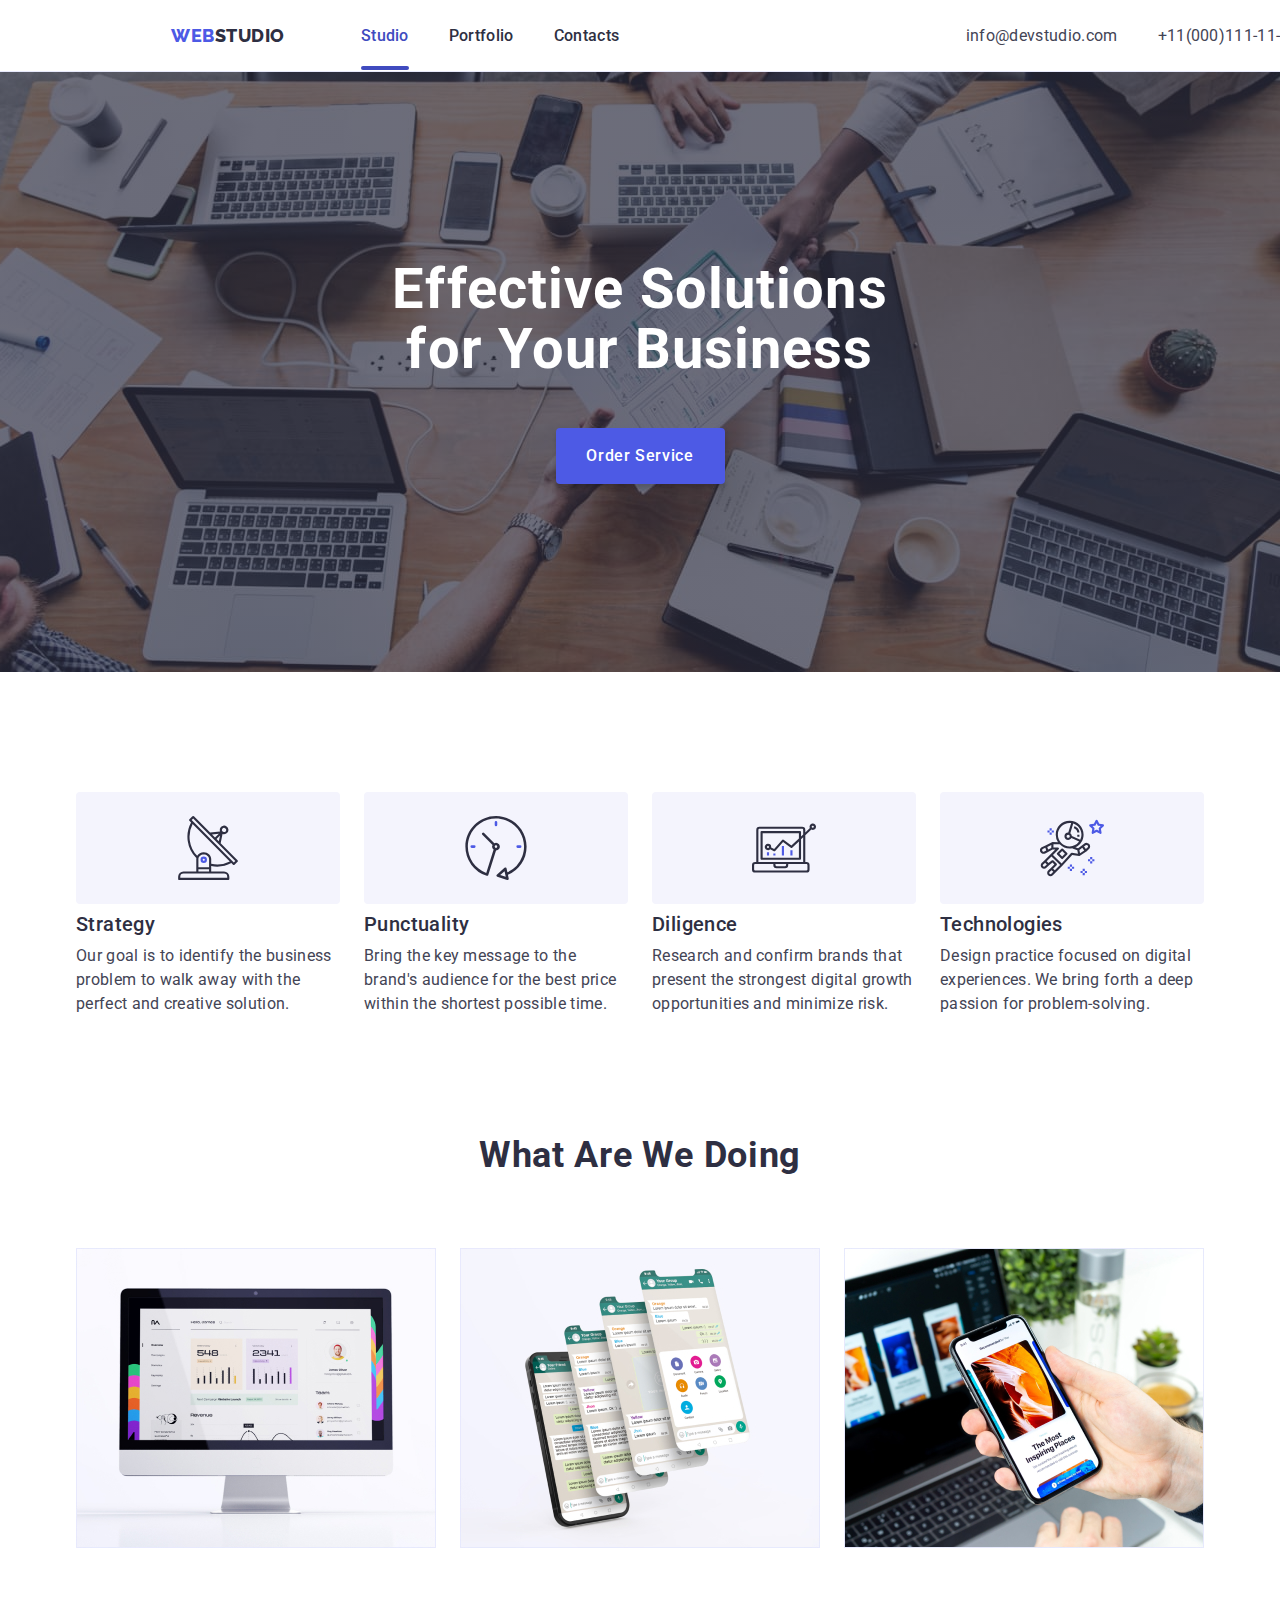
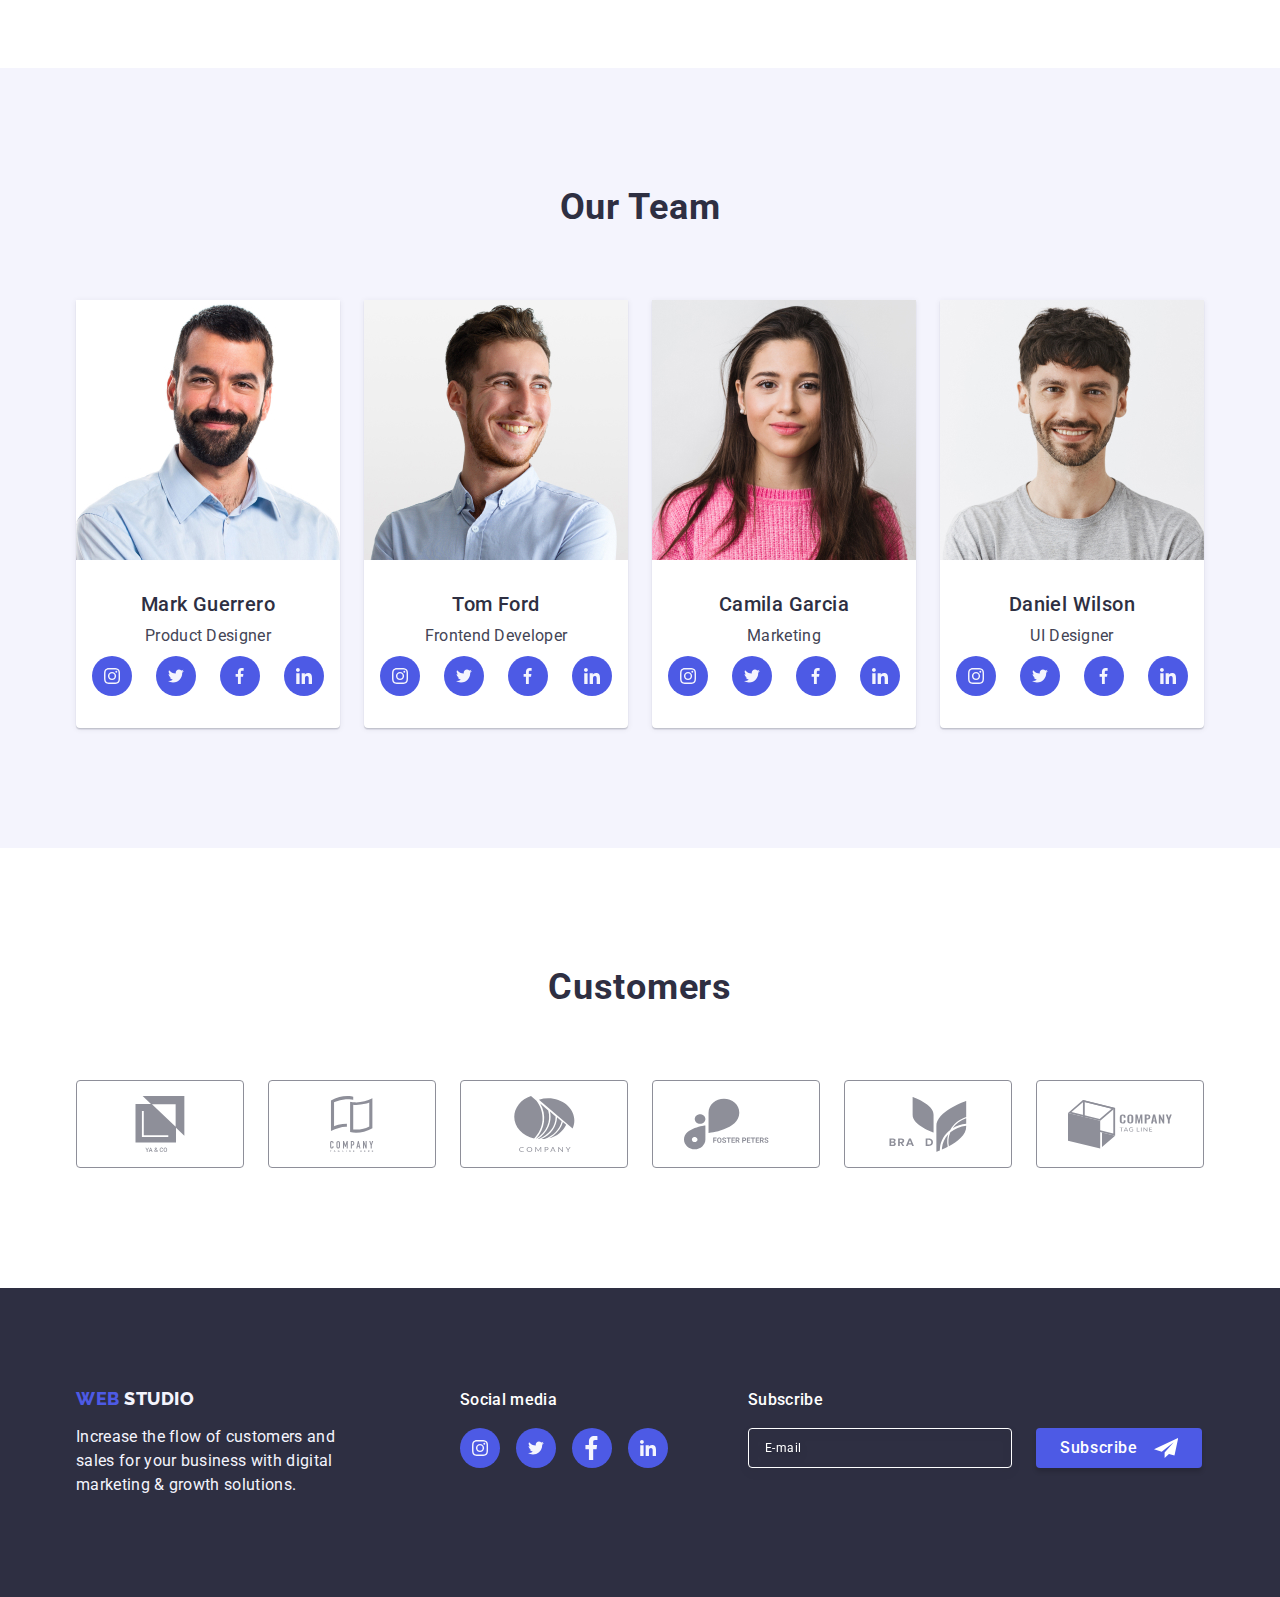
<file: index.html>
<!DOCTYPE html>
<html lang="en">

<head>
    <meta charset="UTF-8">
    <meta http-equiv="X-UA-Compatible" content="IE=edge">
    <meta name="viewport" content="width=device-width, initial-scale=1.0">
    <title>webstudio</title>
    <link rel="stylesheet"
        href="https://cdnjs.cloudflare.com/ajax/libs/modern-normalize/1.0.0/modern-normalize.min.css">
    <link rel="stylesheet" href="./css/styles.css">
    <link rel="preconnect" href="https://fonts.googleapis.com">
    <link rel="preconnect" href="https://fonts.gstatic.com" crossorigin>
    <link href="https://fonts.googleapis.com/css2?family=Raleway:wght@800&display=swap" rel="stylesheet">
    <link rel="preconnect" href="https://fonts.googleapis.com">
    <link rel="preconnect" href="https://fonts.gstatic.com" crossorigin>
    <link
        href="https://fonts.googleapis.com/css2?family=Raleway:wght@800&family=Roboto:wght@400;500;700;900&display=swap"
        rel="stylesheet">
</head>

<body>
    <header class="header">
        <div class="container container-header"> <!-- container-header -->
            <nav class="nav-header">
                <a class="logo link" href="./index.html">Web<span class="logo-dark">Studio</span></a>
                <ul class="list meny-list">
                    <li class="meny-item"><a class="meny-link link current" href="./index.html">Studio</a></li>
                    <li class="meny-item"><a class="meny-link link " href="./portfolio.html">Portfolio</a>
                    </li>
                    <li class="meny-item"><a class="meny-link link " href="">Contacts</a></li>
                </ul>
            </nav>
            <address class="address">
                <ul class="list address-list">
                    <li class="address-item ">
                        <a class="address-link link" href="mailto:info@devstudio.com">info@devstudio.com
                        </a>
                    </li>
                    <li class="address-item"><a class="address-link link" href="tel:+110001111111">+11(000)111-11-11
                        </a>
                    </li>
                </ul>
            </address>
        </div> <!-- ///container-header -->
    </header>

    <main>
        <section class="hero ">
            <div class="container container-hero"> <!-- container-hero  -->
                <h1 class="hero-title">Effective Solutions for Your Business</h1>
                <button class="hero-btn" type="button" data-modal-open>Order Service</button>
                <!-- data-modal-open це атрибути за яким скрипт шукає елемент (кнопку відкриття модального вікна) -->
            </div><!--///container-hero -->

        </section>

        <section class="advantages">
            <div class="container container-advantages"> <!-- container-advantages -->
                <h2 class="hidden-title" hidden>Advantages</h2>
                <ul class="list advantages-list">
                    <li class="advantages-item">
                        <div class="advantages-item-bg">
                            <svg class="icon-advantages icon-antenna" width="64" height="64">
                                <use href="./images/icons.svg#icon-antenna"></use>
                            </svg>
                        </div>
                        <h3 class="advantages-title">Strategy</h3>
                        <p class="advantages-descr">Our goal is to identify the business
                            problem to walk away with the perfect and creative solution.</p>
                    </li>
                    <li class="advantages-item ">
                        <div class="advantages-item-bg">
                            <svg class="icon-advantages icon-clock" width="64" height="64">
                                <use href="./images/icons.svg#icon-clock"></use>
                            </svg>
                        </div>
                        <h3 class="advantages-title">Punctuality</h3>
                        <p class="advantages-descr">Bring the key message to the brand's audience for the best price
                            within
                            the shortest possible
                            time.</p>
                    </li>
                    <li class="advantages-item">
                        <div class="advantages-item-bg">
                            <svg class="icon-advantages icon-diagram" width="64" height="64">
                                <use href="./images/icons.svg#icon-diagram"></use>
                            </svg>
                        </div>
                        <h3 class="advantages-title">Diligence</h3>
                        <p class="advantages-descr">Research and confirm brands that present the strongest digital
                            growth
                            opportunities and minimize
                            risk.</p>
                    </li>
                    <li class="advantages-item">
                        <div class="advantages-item-bg">
                            <svg class="icon-advantages icon-astronaut" width="64" height="64">
                                <use href="./images/icons.svg#icon-astronaut"></use>
                            </svg>
                        </div>
                        <h3 class="advantages-title">Technologies</h3>
                        <p class="advantages-descr">Design practice focused on digital experiences. We bring forth a
                            deep
                            passion for
                            problem-solving.</p>
                    </li>
                </ul>
            </div> <!--/// container-advantages -->
        </section>



        <section class="we-doing">
            <div class="container container-we-doing"> <!-- container-we-doing -->
                <h2 class="doing-title">What are we doing</h2>
                <ul class="list doing-list">
                    <li class="doing-item"><img src="./images/computer-pages.jpg" alt="computer-pages" width="360">
                    </li>
                    <li class="doing-item"><img src="./images/phone-pages.jpg" alt="phone-pages" width="360"></li>
                    <li class="doing-item"><img src="./images/applications.jpg" alt="applications" width="360"></li>
                </ul>
            </div> <!-- ///container-we-doing -->

        </section>
        <section class="our-team">
            <div class="container container-our-team"> <!-- container-our-team -->
                <h2 class="team-title">Our Team</h2>
                <ul class="list our-team-list">
                    <!-- Картка1-->
                    <li class="our-team-card">
                        <img class="our-team-img" src="./images/photo-mark.jpg" alt="photo-mark" width="264">
                        <div class="our-team-info">
                            <h3 class="team-subtitle">Mark Guerrero</h3>
                            <p class="card-descr">Product Designer</p>
                            <ul class="social-list list">
                                <!-- Соц мер1 -->
                                <li class="social-list-item">
                                    <a href="#" class="social-list-link link">
                                        <svg class="social-list-icon" width="16" height="16">
                                            <use href="./images/icons.svg#icon-instagram"></use>
                                        </svg>
                                    </a>
                                </li>
                                <li class="social-list-item">
                                    <a class="social-list-link link">
                                        <svg class="social-list-icon" width="16" height="16">
                                            <use href="./images/icons.svg#icon-twitter"></use>
                                        </svg>
                                    </a>
                                </li>
                                <li class="social-list-item">
                                    <a class="social-list-link link">
                                        <svg class="social-list-icon" width="16" height="16">
                                            <use href="./images/icons.svg#icon-facebook"></use>
                                        </svg>
                                    </a>
                                </li>
                                <li class="social-list-item">
                                    <a href="#" class="social-list-link link">
                                        <svg class="social-list-icon" width="16" height="16">
                                            <use href="./images/icons.svg#icon-linkedin"></use>
                                        </svg>
                                    </a>
                                </li>
                            </ul>
                        </div>
                    </li>
                    <!-- Картка2-->
                    <li class="our-team-card">
                        <img class="our-team-img" src="./images/photo-tom.jpg" alt="photo-tom" width="264">
                        <div class="our-team-info">
                            <h3 class="team-subtitle">Tom Ford</h3>
                            <p class="card-descr">Frontend Developer</p>
                            <!-- Соц мер2 -->
                            <ul class="social-list list">
                                <li class="social-list-item">
                                    <a href="#" class="social-list-link link">
                                        <svg class="social-list-icon" width="16" height="16">
                                            <use href="./images/icons.svg#icon-instagram"></use>
                                        </svg>
                                    </a>
                                </li>
                                <li class="social-list-item">
                                    <a class="social-list-link link">
                                        <svg class="social-list-icon" width="16" height="16">
                                            <use href="./images/icons.svg#icon-twitter"></use>
                                        </svg>
                                    </a>
                                </li>
                                <li class="social-list-item">
                                    <a class="social-list-link link">
                                        <svg class="social-list-icon" width="16" height="16">
                                            <use href="./images/icons.svg#icon-facebook"></use>
                                        </svg>
                                    </a>
                                </li>
                                <li class="social-list-item">
                                    <a href="#" class="social-list-link link">
                                        <svg class="social-list-icon" width="16" height="16">
                                            <use href="./images/icons.svg#icon-linkedin"></use>
                                        </svg>
                                    </a>
                                </li>
                            </ul>
                        </div>
                    </li>
                    <!-- Картка3-->
                    <li class="our-team-card">
                        <img class="our-team-img" src="./images/photo-camila.jpg" alt="photo-camila" width="264">
                        <div class="our-team-info">
                            <h3 class="team-subtitle">Camila Garcia</h3>
                            <p class="card-descr">Marketing</p>
                            <!-- Соц мер3 -->
                            <ul class="social-list list">
                                <li class="social-list-item">
                                    <a href="#" class="social-list-link link">
                                        <svg class="social-list-icon" width="16" height="16">
                                            <use href="./images/icons.svg#icon-instagram"></use>
                                        </svg>
                                    </a>
                                </li>
                                <li class="social-list-item">
                                    <a class="social-list-link link">
                                        <svg class="social-list-icon" width="16" height="16">
                                            <use href="./images/icons.svg#icon-twitter"></use>
                                        </svg>
                                    </a>
                                </li>
                                <li class="social-list-item">
                                    <a class="social-list-link link">
                                        <svg class="social-list-icon" width="16" height="16">
                                            <use href="./images/icons.svg#icon-facebook"></use>
                                        </svg>
                                    </a>
                                </li>
                                <li class="social-list-item">
                                    <a href="#" class="social-list-link link">
                                        <svg class="social-list-icon" width="16" height="16">
                                            <use href="./images/icons.svg#icon-linkedin"></use>
                                        </svg>
                                    </a>
                                </li>
                            </ul>
                        </div>
                    </li>
                    <!-- Картка4-->
                    <li class="our-team-card">
                        <img class="our-team-img" src="./images/photo-daniel.jpg" alt="photo-daniel" width="264">
                        <div class="our-team-info">
                            <h3 class="team-subtitle">Daniel Wilson</h3>
                            <p class="card-descr">UI Designer</p>
                            <!-- Соц мер4 -->
                            <ul class="social-list list">
                                <li class="social-list-item">
                                    <a href="#" class="social-list-link link">
                                        <svg class="social-list-icon" width="16" height="16">
                                            <use href="./images/icons.svg#icon-instagram"></use>
                                        </svg>
                                    </a>
                                </li>
                                <li class="social-list-item">
                                    <a class="social-list-link link">
                                        <svg class="social-list-icon" width="16" height="16">
                                            <use href="./images/icons.svg#icon-twitter"></use>
                                        </svg>
                                    </a>
                                </li>
                                <li class="social-list-item">
                                    <a class="social-list-link link">
                                        <svg class="social-list-icon" width="16" height="16">
                                            <use href="./images/icons.svg#icon-facebook"></use>
                                        </svg>
                                    </a>
                                </li>
                                <li class="social-list-item">
                                    <a href="#" class="social-list-link link">
                                        <svg class="social-list-icon" width="16" height="16">
                                            <use href="./images/icons.svg#icon-linkedin"></use>
                                        </svg>
                                    </a>
                                </li>
                            </ul>
                        </div>
                    </li>
                </ul>
            </div> <!-- ///container-our-team -->

        </section>
        <section class="customers container">
            <div class="container">
                <h2 class="customers-title">Customers</h2>
                <ul class="customers-list list">
                    <li class="customers-list-item">
                        <a href="#" class="customers-list-link">
                            <svg class="customers-icons" height="56" width="104">
                                <use href="./images/icons.svg#icon-group"></use>
                            </svg>
                        </a>
                    </li>
                    <li class="customers-list-item">
                        <a href="#" class="customers-list-link">
                            <svg class="customers-icons" height="56" width="104">
                                <use href="./images/icons.svg#icon-group-1"></use>
                            </svg>
                        </a>
                    </li>
                    <li class="customers-list-item">
                        <a href="#" class="customers-list-link">
                            <svg class="customers-icons" height="56" width="104">
                                <use href="./images/icons.svg#icon-group-2"></use>
                            </svg>
                        </a>
                    </li>
                    <li class="customers-list-item">
                        <a href="#" class="customers-list-link">
                            <svg class="customers-icons" height="56" width="104">
                                <use href="./images/icons.svg#icon-group-3"></use>
                            </svg>
                        </a>
                    </li>
                    <li class="customers-list-item">
                        <a href="#" class="customers-list-link">
                            <svg class="customers-icons" height="56" width="104">
                                <use href="./images/icons.svg#icon-group-4"></use>
                            </svg>
                        </a>
                    </li>
                    <li class="customers-list-item">
                        <a href="#" class="customers-list-link">
                            <svg class="customers-icons" height="56" width="104">
                                <use href="./images/icons.svg#icon-group-5"></use>
                            </svg>
                        </a>
                    </li>
                </ul>
            </div>
        </section>
    </main>
    <footer class="footer link">
        <div class="container footer-content">
            <div class="call-to-action ">
                <a class="logo logo-footer link" href="./index.html">Web <span class="logo-light"> Studio</span></a>
                <p class="footer-text">Increase the flow of customers and sales for your business with digital
                    marketing
                    & growth solutions.</p>
            </div>
            <div class="social-media">
                <p class="social-media-text">Social media</p>

                <ul class="social-list list social-list-footer">
                    <li class="social-list-item social-list-item-footer">
                        <a href="#" class="social-list-link link footer-social-list-link">
                            <svg class="social-list-icon" width="24" height="24">
                                <use href="./images/icons.svg#icon-instagram"></use>
                            </svg>
                        </a>
                    </li>
                    <li class="social-list-item social-list-item-footer">
                        <a class="social-list-link link footer-social-list-link">
                            <svg class="social-list-icon" width="24" height="24">
                                <use href="./images/icons.svg#icon-twitter"></use>
                            </svg>
                        </a>
                    </li>
                    <li class="social-list-item social-list-item-footer">
                        <a class="social-list-link link footer-social-list-link">
                            <svg class="social-list-icon" width="24" height="24">
                                <use href="./images/icons.svg#icon-facebook"></use>
                            </svg>
                        </a>
                    </li>
                    <li class="social-list-item social-list-item-footer">
                        <a href="#" class="social-list-link link footer-social-list-link">
                            <svg class="social-list-icon" width="24" height="24">
                                <use href="./images/icons.svg#icon-linkedin"></use>
                            </svg>
                        </a>
                    </li>
                </ul>


            </div>
            <div class="footer-form-wrapper">
                <p class="social-media-text">Subscribe</p>
                <form class="footer-form">
                    <label class="footer-form-field-wrapper-subscribe" for="subscribe-user-email">
                        <input class="footer-form-subscribe-input" type="email" name="user-email"
                            id="subscribe-user-email" placeholder="E-mail">
                    </label>
                    <button class="footer-button-subscribe" type="submit">
                        Subscribe
                        <svg class="footer-button-icon" width="24" height="24">
                            <use href="./images/icons.svg#icon-icon-send">

                            </use>
                        </svg>
                    </button>
                </form>

            </div><!-- footer-form-wrapper -->

        </div><!-- container footer-content -->

    </footer>




    <div class="back-drop  is-hidden" data-modal>
        <div class="modal">
            <button type="button" class="modal-close-btn"
                data-modal-close><!-- кнопкам які не відповідають за запит данних на сервер, ставимо type="button", data-modal-close це атрибути за яким скрипт шукає елемент -->
                <svg class="cross-icon" width="8" height="8">
                    <use href="./images/icons.svg#icon-cross"></use>
                </svg>
            </button>
            <p class="subtitle-form">Leave your contacts and we will call you back</p>
            <form class="contact-form">
                <div class="contact-form-wrapper">
                    <label class="contact-form-field-wrapper" for="user-name">Name
                    </label>
                    <div class="contact-form-wrapper-for-input">
                        <input class="contact-form-input" type="text" id="user-name" name="user-name" required
                            pattern="[a-zA-Zа-яА-ЯІіЇї'Єє]+">
                        <svg class="contact-form-icon" width="18" height="24">
                            <use href="./images/icons.svg#icon-person"></use>
                        </svg>
                    </div>
                </div><!-- /contact-form-wrapper Name -->
                <div class="contact-form-wrapper">
                    <label class="contact-form-field-wrapper" for="user-phone">Phone
                    </label>
                    <!-- for="" для того щоб пов'язати з input -->
                    <div class="contact-form-wrapper-for-input">
                        <!-- id="" для того, щоб пов'язати textarea з label -->
                        <input class="contact-form-input" type="tel" id="user-phone" name="user-phone" required
                            pattern="[0-9]{3}-[0-9]{3}-[0-9]{2}-[0-9]{2}" title="xxx-xxx-xx-xx">
                        <svg class="contact-form-icon" width="18" height="24">
                            <use href="./images/icons.svg#icon-phone"></use>
                        </svg>
                    </div>
                </div><!-- /contact-form-wrapper Phone -->

                <div class="contact-form-wrapper">
                    <label class="contact-form-field-wrapper" for="user-email">Email
                    </label>
                    <div class="contact-form-wrapper-for-input">
                        <input class="contact-form-input" type="email" id="user-email" name="user-email" required>
                        <svg class="contact-form-icon" width="18" height="24">
                            <use href="./images/icons.svg#icon-email"></use>
                        </svg>
                    </div>
                </div><!-- /contact-form-wrapper Email -->
                <div class="contact-form-wrapper-comment">
                    <label class="contact-form-field-wrapper" for="user-comment">Comment</label>
                    <!--  placeholder="Text input" для встановлення текстової підказки для поля введення -->
                    <textarea class="contact-form-comment" name="user-comment" id="user-comment"
                        placeholder="Text input"></textarea>
                </div><!-- contact-form-wrapper-comment -->
                <div class="contact-form-wrapper-checkbox">
                    <!-- У checkbox значення value="true" обов'язкове -->
                    <!-- Для input заданий клас visually-hidden для приховання дефолтного чекбоксу -->
                    <input class="contact-form-chackbox-input visually-hidden" type="checkbox" id="user-privacy"
                        value="true" name="user-privacy">
                    <label class="contact-form-label-checkbox" for="user-privacy">
                        <span class="contact-form-own-checkbox">
                            <svg class="checkbox-svg" width="10" height="8">
                                <use href="./images/icons.svg#icon-checkmark"></use>
                            </svg>
                        </span>
                        I accept the terms and conditions of the
                        <a class="link-privacy" href="#">Privacy Policy</a>
                    </label>
                </div><!-- contact-form-wrapper-checkbox -->
                <button class="modal-button-send">Send
                </button>






            </form>

































        </div><!-- /modal -->
    </div><!--/ class="back-drop  is-hidden" data-modal> -->

    <script src="./js/modal.js"></script><!-- підключаємо скрипт -->
</body>

</html>



<!-- Відкриття/закриття модального вікна
Модальне вікно з формою заявки відкривається по натисканню на кнопку "Замовити послугу". Для того щоб скрипт спрацював,
необхідно додати до розмітки спеціальні атрибути, за якими скрипт шукає елементи:

data-modal-open - на кнопку відкриття модального вікна.
data-modal-close - на кнопку закриття модального вікна.
data-modal - на бекдроп модального вікна.
Після чого, перед закриваючим тегом body додати тег script з посиланням на файл скрипту для модально вікна.

Створити файл modal.js. в папці js
Скопіювати туди цей скрипт

(() => {
const refs = {
openModalBtn: document.querySelector("[data-modal-open]"),
closeModalBtn: document.querySelector("[data-modal-close]"),
modal: document.querySelector("[data-modal]"),
};

refs.openModalBtn.addEventListener("click", toggleModal);
refs.closeModalBtn.addEventListener("click", toggleModal);

function toggleModal() {
refs.modal.classList.toggle("is-hidden");
}
})();

Все це просто додає та прибираю додатковий клас .is-hidden при натиснені на елементи 
Потрібно описати клас у якому з'являється додатковий класis-hidden 
.back-drop.is-hidden{
    opacity: 0; 
    visibility: hidden; 
    pointer-events: none;}  (дивись css) -->
</file>
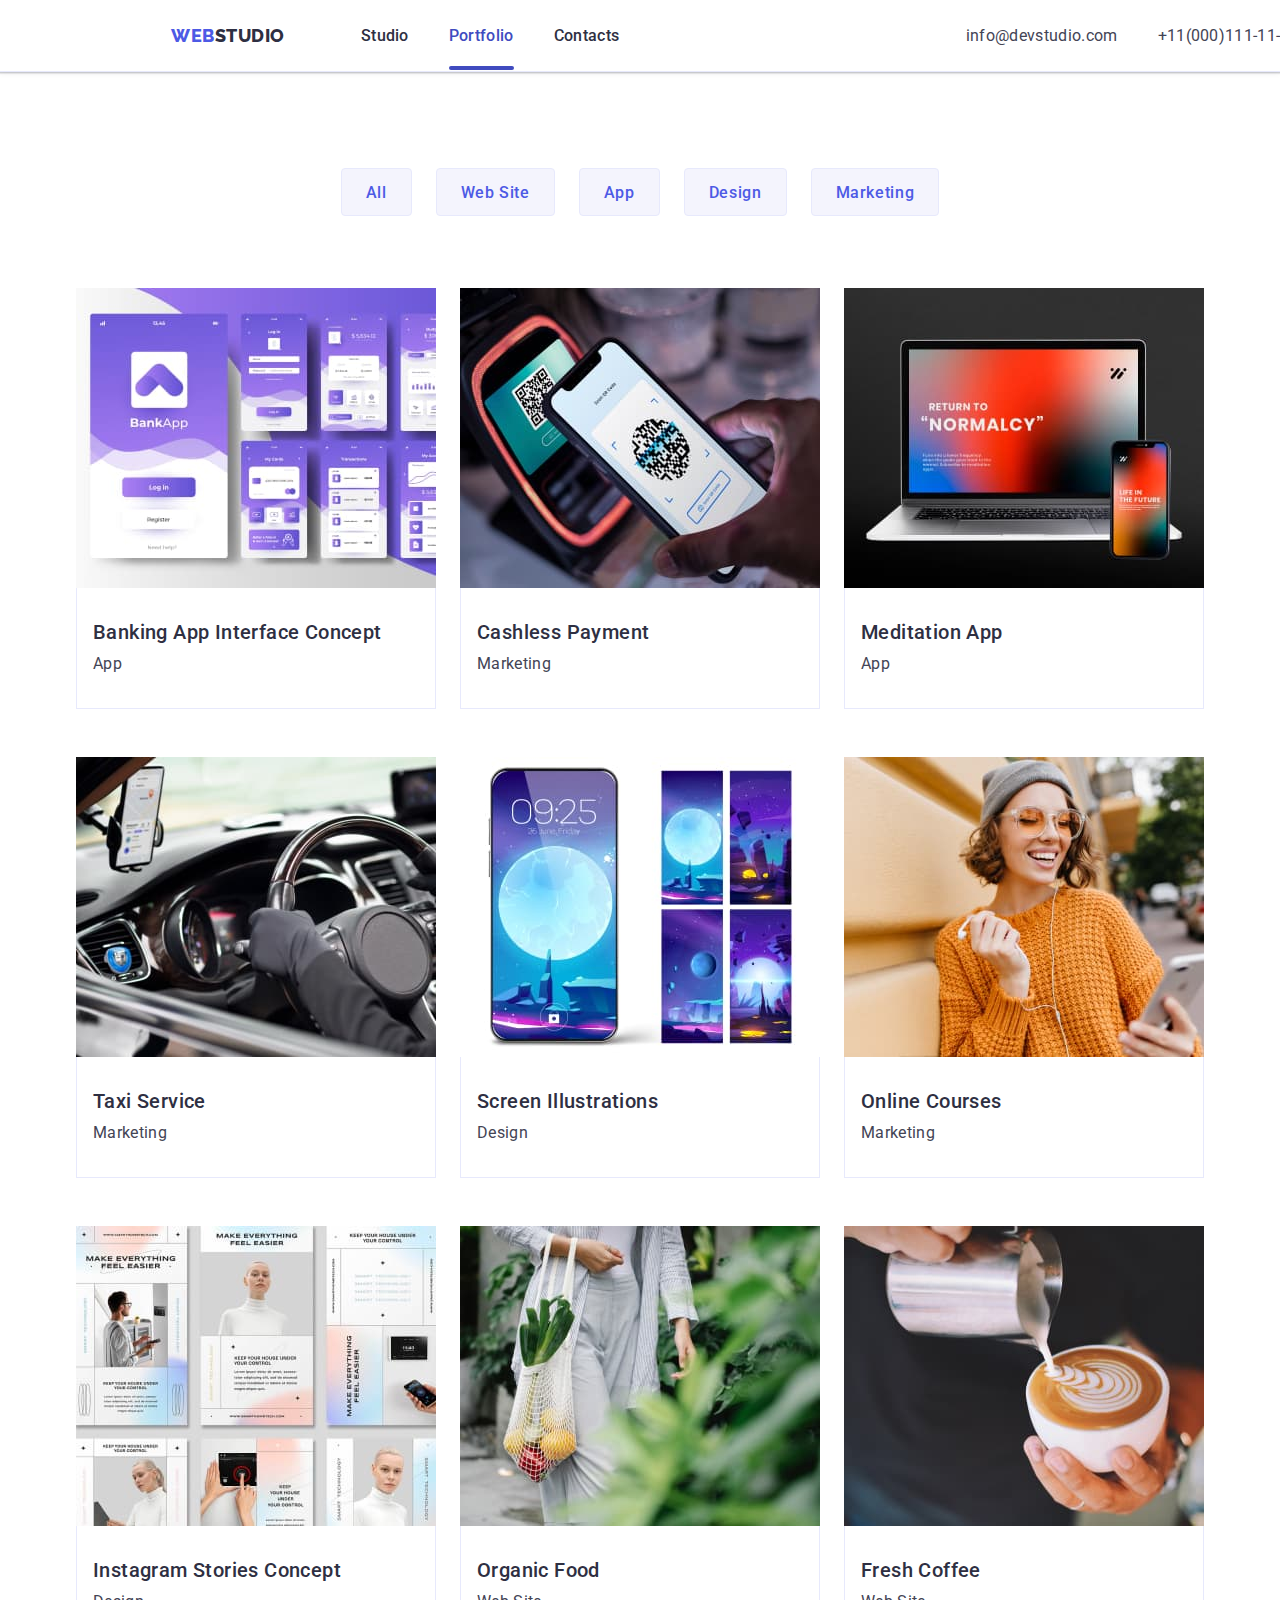
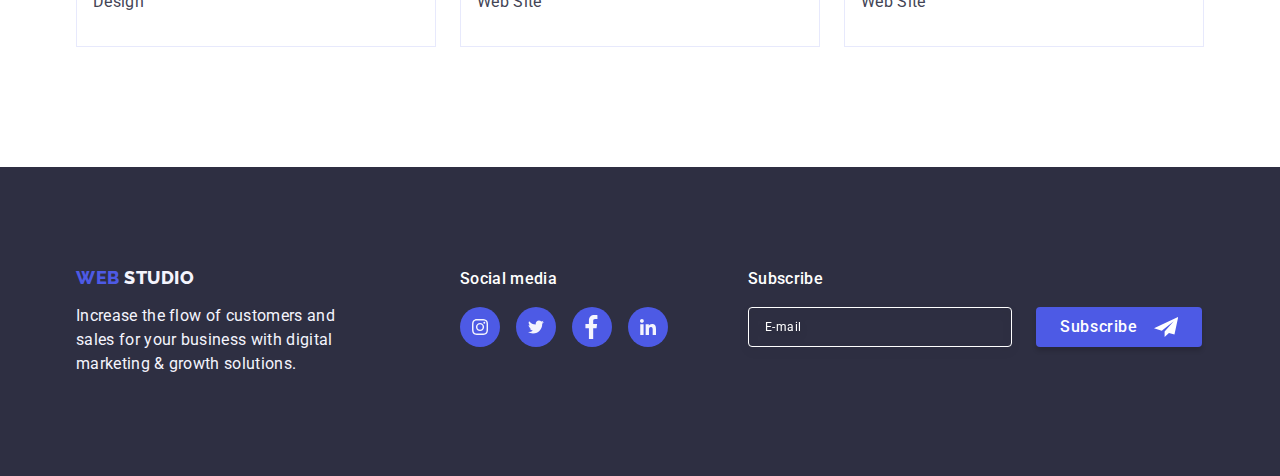
<file: portfolio.html>
<!DOCTYPE html>
<html lang="en">

<head>
    <meta charset="UTF-8">
    <meta http-equiv="X-UA-Compatible" content="IE=edge">
    <meta name="viewport" content="width=device-width, initial-scale=1.0">
    <title>Portfolio</title>
    <!--     <link rel="stylesheet" href="https://cdnjs.cloudflare.com/ajax/libs/modern-normalize/1.0.0/modern-normalize.min.css"> -->
    <link href="https://cdn.jsdelivr.net/npm/modern-normalize@1.1.0/modern-normalize.min.css" rel="stylesheet">
    <!-- Нормолайз -->
    <link rel="stylesheet" href="./css/styles.css">
    <link rel="preconnect" href="https://fonts.googleapis.com">
    <link rel="preconnect" href="https://fonts.gstatic.com" crossorigin>
    <link href="https://fonts.googleapis.com/css2?family=Raleway:wght@800&display=swap" rel="stylesheet">
    <link rel="preconnect" href="https://fonts.googleapis.com">
    <link rel="preconnect" href="https://fonts.gstatic.com" crossorigin>
    <link
        href="https://fonts.googleapis.com/css2?family=Raleway:wght@800&family=Roboto:wght@400;500;700;900&display=swap"
        rel="stylesheet">
</head>

<body>
    <!-- <div class="container-basic">  container-basic -->
    <header class="header">
        <div class="container container-header"> <!-- container-header -->
            <nav class="nav-header">
                <a class="logo link" href="./index.html">Web<span class="logo-dark">Studio</span></a>
                <ul class="list meny-list">
                    <li class="meny-item"><a class="meny-link link " href="./index.html">Studio</a></li>
                    <li class="meny-item"><a class="meny-link link current" href="./portfolio.html">Portfolio</a>
                    </li>
                    <li class="meny-item"><a class="meny-link link" href="">Contacts</a></li>
                </ul>
            </nav>
            <address class="address">
                <ul class="list address-list">
                    <li class="address-item ">
                        <a class="address-link link" href="mailto:info@devstudio.com">info@devstudio.com
                        </a>
                    </li>
                    <li class="address-item"><a class="address-link link" href="tel:+110001111111">+11(000)111-11-11
                        </a>
                    </li>
                </ul>
            </address>
        </div> <!-- ///container-header -->
    </header>




    <main>
        <section class="portfolio">
            <div class="container container-portfolio"> <!-- container portfolio -->
                <h1 class="hidden-title" hidden>Portfolio</h1>
                <ul class="btn-portfolio-list list">
                    <li class="btn-portfolio-item"><button class="btn-portfolio" type="button">All</button></li>
                    <li class="btn-portfolio-item"><button class="btn-portfolio" type="button">Web Site</button>
                    </li>
                    <li class="btn-portfolio-item"><button class="btn-portfolio" type="button">App</button></li>
                    <li class="btn-portfolio-item"><button class="btn-portfolio" type="button">Design</button></li>
                    <li class="btn-portfolio-item"><button class="btn-portfolio" type="button">Marketing</button>
                    </li>
                </ul>
                <ul class="portfolio-card-list list">
                    <li class="portfolio-card-item link">
                        <a class="portfolio-card-link link" href="#">
                            <div class="portfolio-img-wrapper">
                                <img src="./images/banking-app.jpg" alt="banking app" width="360">
                                <p class="overlay">14 Stylish and User-Friendly App Design Concepts · Task Manager App ·
                                    Calorie Tracker App · Exotic Fruit Ecommerce App · Cloud Storage App
                                </p>
                            </div>

                            <div class="portfolio-card-item-conteiner">
                                <h2 class="portfolio-title">Banking App Interface Concept</h2>
                                <p class="portfolio-subtitle">App</p>
                            </div>

                        </a>
                    </li>
                    <li class="portfolio-card-item link">
                        <a class="portfolio-card-link link" href="#">
                            <div class="portfolio-img-wrapper">
                                <img src="./images/img-portfolio/cashless-payment.jpg" alt="cashless payment"
                                    width="360">
                                <p class="overlay">14 Stylish and User-Friendly App Design Concepts · Task Manager App ·
                                    Calorie Tracker App · Exotic Fruit Ecommerce App · Cloud Storage App
                                </p>

                            </div>

                            <div class="portfolio-card-item-conteiner">
                                <h2 class="portfolio-title">Cashless Payment</h2>
                                <p class="portfolio-subtitle">Marketing</p>
                            </div>
                        </a>

                    </li>
                    <li class="portfolio-card-item link">
                        <a class="portfolio-card-link link" href="#">
                            <div class="portfolio-img-wrapper">
                                <img src="./images/img-portfolio/meditation-app.jpg" alt="meditation app" width="360">
                                <p class="overlay">14 Stylish and User-Friendly App Design Concepts · Task Manager App ·
                                    Calorie Tracker App · Exotic Fruit Ecommerce App · Cloud Storage App
                                </p>
                            </div>

                            <div class="portfolio-card-item-conteiner">
                                <h2 class="portfolio-title">Meditation App</h2>
                                <p class="portfolio-subtitle">App</p>
                            </div>
                        </a>

                    </li>
                    <li class="portfolio-card-item link">
                        <a class="portfolio-card-link link" href="#">
                            <div class="portfolio-img-wrapper">
                                <img src="./images/img-portfolio/taxi-service.jpg" alt="taxi service" width="360">
                                <p class="overlay">14 Stylish and User-Friendly App Design Concepts · Task Manager App ·
                                    Calorie Tracker App · Exotic Fruit Ecommerce App · Cloud Storage App
                                </p>
                            </div>

                            <div class="portfolio-card-item-conteiner">
                                <h2 class="portfolio-title">Taxi Service</h2>
                                <p class="portfolio-subtitle">Marketing</p>
                            </div>
                        </a>

                    </li>
                    <li class="portfolio-card-item link">
                        <a class="portfolio-card-link link" href="#">
                            <div class="portfolio-img-wrapper">
                                <img src="./images/img-portfolio/screen-illustrations.jpg" alt="screen illustrations"
                                    width="360">
                                <p class="overlay">14 Stylish and User-Friendly App Design Concepts · Task Manager App ·
                                    Calorie Tracker App · Exotic Fruit Ecommerce App · Cloud Storage App
                                </p>
                            </div>

                            <div class="portfolio-card-item-conteiner">
                                <h2 class="portfolio-title">Screen Illustrations</h2>
                                <p class="portfolio-subtitle">Design</p>
                            </div>

                        </a>

                    </li>
                    <li class="portfolio-card-item link">
                        <a class="portfolio-card-link link" href="#">
                            <div class="portfolio-img-wrapper">
                                <img src="./images/img-portfolio/online-courses.jpg" alt="online courses" width="360">
                                <p class="overlay">14 Stylish and User-Friendly App Design Concepts · Task Manager App ·
                                    Calorie Tracker App · Exotic Fruit Ecommerce App · Cloud Storage App
                                </p>
                            </div>

                            <div class="portfolio-card-item-conteiner">
                                <h2 class="portfolio-title">Online Courses</h2>
                                <p class="portfolio-subtitle">Marketing</p>
                            </div>
                        </a>

                    </li>
                    <li class="portfolio-card-item link">
                        <a class="portfolio-card-link link" href="#">
                            <div class="portfolio-img-wrapper">
                                <img src="./images/img-portfolio/instagram-stories.jpg" alt="instagram stories"
                                    width="360">
                                <p class="overlay">14 Stylish and User-Friendly App Design Concepts · Task Manager App ·
                                    Calorie Tracker App · Exotic Fruit Ecommerce App · Cloud Storage App
                                </p>
                            </div>

                            <div class="portfolio-card-item-conteiner">
                                <h2 class="portfolio-title">Instagram Stories Concept</h2>
                                <p class="portfolio-subtitle">Design</p>
                            </div>

                        </a>

                    </li>
                    <li class="portfolio-card-item link">
                        <a class="portfolio-card-link link" href="#">
                            <div class="portfolio-img-wrapper">
                                <img src="./images/img-portfolio/organic-food.jpg" alt="organic food" width="360">
                                <p class="overlay">14 Stylish and User-Friendly App Design Concepts · Task Manager App ·
                                    Calorie Tracker App · Exotic Fruit Ecommerce App · Cloud Storage App
                                </p>
                            </div>

                            <div class="portfolio-card-item-conteiner">
                                <h2 class="portfolio-title">Organic Food</h2>
                                <p class="portfolio-subtitle">Web Site</p>
                            </div>
                        </a>

                    </li>
                    <li class="portfolio-card-item link">
                        <a class="portfolio-card-link link" href="#">
                            <div class="portfolio-img-wrapper">
                                <img src="./images/img-portfolio/fresh-coffee.jpg" alt="fresh coffee" width="360">
                                <p class="overlay">14 Stylish and User-Friendly App Design Concepts · Task Manager App ·
                                    Calorie Tracker App · Exotic Fruit Ecommerce App · Cloud Storage App
                                </p>
                            </div>

                            <div class="portfolio-card-item-conteiner">
                                <h2 class="portfolio-title">Fresh Coffee</h2>
                                <p class="portfolio-subtitle">Web Site</p>
                            </div>

                        </a>

                    </li>
                </ul>
            </div>

        </section>

    </main>
    <footer class="footer link">
        <div class="container footer-content">
            <div class="call-to-action ">
                <a class="logo logo-footer link" href="./index.html">Web <span class="logo-light"> Studio</span></a>
                <p class="footer-text">Increase the flow of customers and sales for your business with digital
                    marketing
                    & growth solutions.</p>
            </div>
            <div class="social-media">
                <p class="social-media-text">Social media</p>

                <ul class="social-list list social-list-footer">
                    <li class="social-list-item social-list-item-footer">
                        <a href="#" class="social-list-link link footer-social-list-link">
                            <svg class="social-list-icon" width="24" height="24">
                                <use href="./images/icons.svg#icon-instagram"></use>
                            </svg>
                        </a>
                    </li>
                    <li class="social-list-item social-list-item-footer">
                        <a class="social-list-link link footer-social-list-link">
                            <svg class="social-list-icon" width="24" height="24">
                                <use href="./images/icons.svg#icon-twitter"></use>
                            </svg>
                        </a>
                    </li>
                    <li class="social-list-item social-list-item-footer">
                        <a class="social-list-link link footer-social-list-link">
                            <svg class="social-list-icon" width="24" height="24">
                                <use href="./images/icons.svg#icon-facebook"></use>
                            </svg>
                        </a>
                    </li>
                    <li class="social-list-item social-list-item-footer">
                        <a href="#" class="social-list-link link footer-social-list-link">
                            <svg class="social-list-icon" width="24" height="24">
                                <use href="./images/icons.svg#icon-linkedin"></use>
                            </svg>
                        </a>
                    </li>
                </ul>


            </div>
            <div class="footer-form-wrapper">
                <p class="social-media-text">Subscribe</p>
                <form class="footer-form">
                    <label class="footer-form-field-wrapper-subscribe" for="subscribe-user-email">
                        <input class="footer-form-subscribe-input" type="email" name="user-email"
                            id="subscribe-user-email" placeholder="E-mail">
                    </label>
                    <button class="footer-button-subscribe" type="submit">
                        Subscribe
                        <svg class="footer-button-icon" width="24" height="24">
                            <use href="./images/icons.svg#icon-icon-send">

                            </use>
                        </svg>
                    </button>
                </form>

            </div><!-- footer-form-wrapper -->

        </div><!-- container footer-content -->

    </footer>

    <!--     </div>  ///container-basic -->


</body>

</html>
</file>
<file: css/styles.css>
/* Стандартна блокова модель в сучасних проектах - це border-box. 
Для того щоб не ставити властивість box-sizing кожному елементу окремо, на самому початку файлу стилів використовується наступний CSS-код. */
* {
  box-sizing: border-box;
}

.visually-hidden {
  position: absolute;
  width: 1px;
  height: 1px;
  margin: -1px;
  border: 0;
  padding: 0;
  white-space: nowrap;
  clip-path: inset(100%);
  clip: rect(0 0 0 0);
  overflow: hidden;
}
/* Цей клас застосовує різні CSS властивості для забезпечення приховання елемента від візуального відображення:

position: absolute; розміщує елемент у точці, яку вибираєте, аби його не вплинуло на розташування інших елементів.
width: 1px; та height: 1px; встановлюють розмір елемента як дуже малий, щоб його не було видно.
margin: -1px; забезпечує виправлення помилкового маргіну, що виникає з малих розмірів.
padding: 0; встановлює нульове внутрішнє заповнення, щоб уникнути зайвих просторів.
overflow: hidden; приховує будь-яке переповнення контенту, якщо таке виникає.
clip: rect(0, 0, 0, 0); обрізає елемент до області з нульовою висотою та шириною, щоб він був повністю невидимим.
white-space: nowrap; забезпечує непереносимість контенту на новий рядок, щоб зайняти мінімальний простір.
border: 0; встановлює нульову рамку, щоб уникнути додаткових просторів, які можуть бути пов'язані з рамкою. */

body {
  font-family: Roboto, sans-serif;
  color: var(--slat-color);
  background-color: var(--white-color);
}
:root {
  --slat-color: #434455;
  --transition-duration-and-funk: 500ms linear; /* Змінна часу анімації */
  --ocean-color: #404bbf;
  --iris-color: #4d5ae5;
  --cloud-color: #f4f4fd;
  --white-color: #ffffff;
  --navy-blue-color: #2e2f42;
  --conflower-color: #e7e9fc;
  --light-slate-color: #8e8f99;
  --dairy-color: #fcfcfc;
  --green-color: #31d0aa;
}
img {
  display: block;
}
h1,
h2,
h3,
h4,
p {
  margin: 0;
}
button {
  cursor: pointer; /* всім кнопкам еа сторінці задан курсор */
}

.container {
  margin: 0 auto;
  padding-left: 15px;
  padding-right: 15px;
  width: 1158px;
  margin: 0 auto;
}
.container-header {
  display: flex;
}
.container-header .container-header p {
  font-family: "Roboto";
  font-style: normal;
  font-weight: 400;
  font-size: 16px;
  line-height: 24px;
  color: var(--accept-color);
}

.header {
  box-shadow: 0px 2px 1px rgba(46, 47, 66, 0.08),
    0px 1px 1px rgba(46, 47, 66, 0.16), 0px 1px 6px rgba(46, 47, 66, 0.08);
  border-bottom: 1px solid #e7e9fc;
  height: 72px;
  padding: 24px 156px 24px 156px;
}
.nav-header {
  display: flex; /* для розміщення навігації та контактів в одну лінію */
  align-items: center;
}
.logo {
  margin-right: 76px;
  text-decoration: none;
  font-family: "Raleway", sans-serif;
  font-style: normal;
  font-weight: 800;
  font-size: 18px;
  line-height: 1.17; /* для визначення простору між рядками */
  letter-spacing: 0.03em; /* для визначення відступів між літерами */
  text-transform: uppercase;
  color: var(--iris-color);
}
.link {
  text-decoration: none;
}

.logo-dark {
  color: var(--navy-blue-color);
}
.logo-light {
  color: var(--cloud-color);
}
.list {
  list-style: none;
  margin: 0;
}
.meny-list {
  gap: 40px; /* для визначення відступів між пунктами меню */
  display: flex;
  justify-content: flex-start;
  padding-left: 0;
}

.meny-link {
  padding: 24px 0;
  font-family: "Roboto";
  font-style: normal; /* для прибирання курсиву */
  font-weight: 500;
  font-size: 16px;
  line-height: 24px;
  color: var(--navy-blue-color);
  line-height: 1.5; /* для визначення простору між рядками */
  letter-spacing: 0.02em; /* визначення відступів між літерами */
}
.current {
  position: relative;
  color: var(--ocean-color);
  transition: color 250ms cubic-bezier(0.4, 0, 0.2, 1); /* для плавної зміни кольору текстового контенту */
}
.current::after {
  content: "";
  position: absolute;
  left: 0;
  bottom: -1px;
  height: 4px;
  width: 100%;
  background-color: var(--ocean-color);
  border-radius: 2px;
  transition: color 250ms cubic-bezier(0.4, 0, 0.2, 1); /* для плавної зміни кольору текстового контенту */
}

.meny-link:hover,
.meny-link:focus {
  color: var(--ocean-color);
}
.address-item link:hover,
.address-item link:focus {
  color: var(--ocean-color);
}
.address {
  margin-left: auto;
  font-style: normal;
}
.address-list {
  display: flex;
  gap: 40px; /*  для визначення відступів між пунктами контактів */
  padding-left: 0;
}
.content-address {
  list-style: none;
}
.address-link {
  font-family: "Roboto";
  font-style: normal;
  font-weight: 400;
  font-size: 16px;
  line-height: 24px;
  letter-spacing: 0.02em; /* визначення відступів між літерами */
  color: var(--slat-color);
  margin: 0;
  padding: 0;
  transition: color 250ms cubic-bezier(0.4, 0, 0.2, 1); /* для плавної зміни кольору текстового контенту */
}

.address-link:hover,
.address-link:focus {
  color: var(--ocean-color);
}

/* ////////////////////hero////////////////////// */
.hero {
  padding: 188px 0;
  background-color: var(--navy-blue-color);
  background-image: linear-gradient(
      rgba(46, 47, 66, 0.7),
      rgba(46, 47, 66, 0.7)
    ),
    url(../images/bg-people-office.jpg);

  /*   background-image: linear-gradient(
      to right,
      rgba(46, 47, 66, 0.7),
      rgba(46, 47, 66, 0.7)
    ),
    url(../images/bg-people-office.jpg); */
  /*   Щоб було накладення темного градієнту, його потрібно вказати перед картинкою */
  background-repeat: no-repeat;
  background-position: center;
  background-size: cover;
  height: 600px;
  max-width: 1440px;
  display: flex;
  margin: 0 auto;
}

.hero-title {
  margin: 0 auto;
  font-family: "Roboto";
  font-style: normal;
  font-weight: 700;
  font-size: 56px;
  line-height: 60px;
  text-align: center;
  line-height: 1.07;
  letter-spacing: 0.02em;
  color: var(--white-color);
  max-width: 496px;
  margin-bottom: 48px;
}
.hero-btn {
  border: none;
  display: block;
  min-width: 169px;
  margin: 0 auto;
  width: 169px;
  height: 56px;
  /*   left: 636px;
  top: 428px; */
  background: var(--iris-color);
  box-shadow: 0px 4px 4px rgba(0, 0, 0, 0.15);
  border-radius: 4px;
  cursor: pointer; /* для визначення стилю курсору */

  font-family: "Roboto", sans-serif;
  font-style: normal;
  font-weight: 500;
  font-size: 16px;
  line-height: 24px;
  color: var(--white-color);
  align-items: center;
  letter-spacing: 0.04em;
  transition: background-color 250ms cubic-bezier(0.4, 0, 0.2, 1);
}
.hero-btn:hover,
.hero-btn:focus {
  background-color: var(--ocean-color);
}

/* /////////////////////advantages/////////////////////// */
.advantages {
  padding: 120px 0;
}

.advantages-list {
  display: flex;
  gap: 24px;
  padding: 0;
}

.advantages-item-bg {
  display: block; /* Без цього не буде працювати ширина і висота  */
  height: 112px; /* Щоб він був розтягнутий на 100% ширини батьківського, прибрати фіксовану ширину. Завдяки display: block, він займе всю ширину.  */
  background-color: var(--cloud-color);
  padding: 24px 0 24px 0;
  margin-bottom: 8px;
  display: flex; /* Вирівнювання icon-advantages завдяки flex-box  */
  align-items: center;
  justify-content: center;
  border-radius: 4px;
}

.advantages-item {
  width: calc((100% - 72px) / 4);
  /* width: calc((100% - 72px) / 4); */

  /* width: calc((100% - 3 * 24px) / 4); */

  /* За макетом у нас є 4 пункти списку, між якими 3 проміжки по 27рх
  Зі 100% екрану віднімаємо 3 проміжки між пунктами по 24рх, і цей результат ділимо на кількість пунктів списку 4 */
  /*   width: calc((100% - 72px) / 4);
  для визначення ширини пункту списку (від загальної ширини екрану віднімаємо суму відступів між пунктами і ділимо це на кількість пунктів списку) 
  (можна також використовувати width calc((100% - 3 * 24px) / 4)
   або flex-basis: calc((100% - 3 * 24px) / 4) або flex-basis: calc((100% - 72px) / 4)) */
}
.advantages-title {
  margin-bottom: 8px;
  font-family: "Roboto";
  font-style: normal;
  font-weight: 500;
  font-size: 20px;
  line-height: 24px;
  color: var(--navy-blue-color);
  letter-spacing: 0.02em;
}

.advantages-descr {
  font-family: "Roboto";
  font-style: normal;
  font-weight: 400;
  font-size: 16px;
  line-height: 24px;
  letter-spacing: 0.02em;
}

/* //////////////////////WE DOING/////////////// */
.we-doing {
  padding-bottom: 120px;
}
.doing-title {
  margin-bottom: 72px;
  font-family: "Roboto";
  font-style: normal;
  font-weight: 700;
  font-size: 36px;
  line-height: 40px;
  color: var(--navy-blue-color);
  text-align: center;
  letter-spacing: 0.02em;
  line-height: 1.11;
  text-transform: capitalize;
}
.doing-list {
  display: flex;
  gap: 24px;
  padding: 0;
}
.doing-item {
  width: calc((100% - 2 * 24px) / 3);
}

/* ////////////////// TEAM ///////// */

.team-title {
  font-family: "Roboto";
  font-style: normal;
  font-weight: 700;
  font-size: 36px;
  line-height: 40px;
  color: var(--navy-blue-color);
  text-align: center;
  text-transform: capitalize; /* для визначення стилю написання тексту */
  letter-spacing: 0.02em;
  line-height: 1.11;
}

.team-subtitle {
  font-family: "Roboto";
  font-style: normal;
  font-weight: 500;
  font-size: 20px;
  line-height: 24px;
  letter-spacing: 0.02em;
  color: var(--navy-blue-color);
}

.our-team {
  padding: 120px 0;
  background-color: var(--cloud-color);
}
.team-title {
  margin-bottom: 72px;
}
.our-team-list {
  gap: 24px;
  padding: 0;
  display: flex;
  align-items: center;
  justify-content: center;
}
.our-team-card {
  box-shadow: 0px 1px 6px rgba(46, 47, 66, 0.08),
    0px 1px 1px rgba(46, 47, 66, 0.16), 0px 2px 1px rgba(46, 47, 66, 0.08);
  border-radius: 0px 0px 4px 4px;
  width: calc((100% - 3 * 24px) / 4);
  background-color: var(--white-color);
  /*   width: 264px;
  height: 380px;  якщо вказати висоту, то не буде працювати    width: calc((100% - 3 * 24px) / 4); */
  border-radius: 0px 0px 4px 4px; /* для визначення заокруглень внизу блока
   (можна використовувати border-top-left-radius: 0px; border-top-right-radius: 0px ; border-top-right-radius: 4px; border-bottom-left-radius:4px;) */
}
/* .our-team-img{
  padding-bottom: 32px;
} */

.our-team-info {
  padding-top: 32px;
  padding-bottom: 32px;
  text-align: center;
  /*  padding: 32px 16px; */ /*  для визначення відступів від краю контейнера
   (можна використовувати аналог padding: 32px 16px 32px або padding-top: 32px; та padding-bottom: 32px; padding-left: 16px; padding-right: 16px) */
}
.team-subtitle {
  text-align: center;
  margin: 0;
  margin-bottom: 8px;
  padding: 0;
}
.card-descr {
  margin: 0;
  font-family: "Roboto";
  font-style: normal;
  font-weight: 400;
  font-size: 16px;
  line-height: 24px;
  text-align: center;
  letter-spacing: 0.02em;
  color: var(--slat-color);
}

.social-list {
  gap: 24px;
  display: flex;
  justify-content: center;
  padding: 0 16px;
  margin-top: 8px;
}
.social-list-link {
  display: flex;
  height: 100%;
  width: 100%; /* що встановлює ширину елемента на 100% ширини батьківського контейнера */
  background-color: var(--iris-color);
  border-radius: 50%;
  align-items: center;
  justify-content: center;
  transition: background-color 250ms cubic-bezier(0.4, 0, 0.2, 1); /* для плавної зміни кольору фону елемента */
}
.social-list-link:hover,
.social-list-link:focus {
  background-color: var(--ocean-color);
}

.social-list-link .social-list-icon {
  margin: 12px;
  fill: var(--cloud-color);
}
/* //////////////    CUSTUMERS   ///////////// */
.customers {
  padding: 120px 0;
}
.customers-title {
  font-style: normal;
  font-weight: 700;
  font-size: 36px;
  line-height: 40px;
  text-align: center;
  letter-spacing: 0.02em;
  text-transform: capitalize;
  color: var(--navy-blue-color);
  margin-bottom: 72px;
  line-height: 1.1; /* для визначення простору між рядками */
}

.customers-list {
  padding-left: 0;
  display: flex;
  gap: 24px;
}

.customers-list-item {
  display: block;
  width: 168px;
  height: 88px;
  transition: border-color 250ms cubic-bezier(0.4, 0, 0.2, 1);
}
.customers-icons {
  display: block;
  margin: 0 auto;
  transition: border-color 250ms cubic-bezier(0.4, 0, 0.2, 1);
}

.customers-list-link {
  width: 100%; /* що встановлює ширину елемента на 100% ширини батьківського контейнера */
  height: 100%;
  border: 1px solid #8e8f99;
  border-radius: 4px; /*  що встановлює радіуси кутів елемента */
  display: flex;
  align-items: center;
  justify-content: center;
  fill: var(--light-slate-color);
  color: var(--light-slate-color);
  transition: border-color 250ms cubic-bezier(0.4, 0, 0.2, 1),
    color 250ms cubic-bezier(0.4, 0, 0.2, 1); /* для плавної зміни кольору рамки елемента та для плавної зміни кольору іконки */
}
.customers-list-link:hover,
.customers-list-link:focus {
  border-color: var(--ocean-color);
  color: var(--ocean-color);
  fill: currentColor; /*  для задання значення кольору svg?, що спадає з батьківського елементу (для цього потрібно прибрати властивість fill у спрайті для іконки) */
}

/* ////////////////  FOOTER   ///////////////// */

.footer {
  background-color: var(--navy-blue-color);
  padding-top: 100px;
  padding-bottom: 100px;
}

.footer-content {
  display: flex;
  align-items: baseline; /* встановлює вирівнювання елементів у поперечному напрямку вздовж головної осі контейнера відносно базової лінії тексту першого рядка кожного елемента */
}
.call-to-action {
  margin-right: 120px;
}
.logo-footer {
  color: var(--iris-color);
  display: inline-block;
  margin-bottom: 16px;
}

.footer-text {
  font-family: "Roboto";
  font-style: normal;
  font-weight: 400;
  font-size: 16px;
  line-height: 24px;
  letter-spacing: 0.02em;
  width: 264px;
  color: var(--cloud-color);
}

.social-media-text {
  font-family: "Roboto";
  font-style: normal;
  font-weight: 500;
  font-size: 16px;
  line-height: 24px;
  letter-spacing: 0.02em;
  color: var(--white-color);
  margin-bottom: 16px;
}
.social-list-footer {
  padding: 0;
  gap: 16px;
}
.social-list-item-footer {
  width: 40px;
  height: 40px;
}

.footer-social-list-link:hover,
.footer-social-list-link:focus {
  background-color: var(--green-color);
}

.media-list {
  gap: 16px; /* для визначення відступів між елементами форми */
}

.footer-form-wrapper {
  margin-left: 80px;
}

.footer-form {
  display: flex; /*  для розміщення елементів форми по горизонталі в рядок */
}
.footer-form {
  gap: 24px; /* для визначення відступів між елементами форми */
}

.footer-form-subscribe-input {
  width: 264px;
  height: 40px;
  border: 1px solid #ffffff; /*  що дозволяє задати стиль, ширину та колір межі навколо елемента */
  background-color: transparent; /*  для визначення кольору фону */
  font-weight: 400;
  font-size: 12px;
  line-height: 24px;
  display: flex;
  align-items: center;
  letter-spacing: 0.04em;
  color: #ffffff;
  border: 1px solid #ffffff;
  filter: drop-shadow(0px 4px 4px rgba(0, 0, 0, 0.15));
  border-radius: 4px;
  padding-left: 16px;
  padding-top: 8px;
  padding-bottom: 8px;
  line-height: 1.5; /*  для визначення простору між рядками */
}
.footer-form-subscribe-input::placeholder {
  color: #ffffff;
}

.footer-button-subscribe {
  display: flex;
  justify-content: center;
  align-items: center;
  font-weight: 500;
  line-height: 1.5;
  letter-spacing: 0.04em;
  color: #ffffff;
  background-color: var(--iris-color);
  padding: 8px 24px;
  min-width: 165px;
  height: 40px;
  border-radius: 4px;
  box-shadow: 0px 4px 4px rgba(0, 0, 0, 0.15);
  transition: background-color 250ms cubic-bezier(0.4, 0, 0.2, 1);
  cursor: pointer;
  border: none;
}
.footer-button-icon {
  margin-left: 16px;
  fill: #ffffff;
}

/* //////////////////////////////////////Portfolio //////////////////////////////////////////*/

.portfolio {
  padding: 96px 0 120px;
}
.portfolio-title {
  font-family: "Roboto";
  font-style: normal;
  font-weight: 500;
  font-size: 20px;
  line-height: 24px;
  color: #2e2f42;
  line-height: 1.2;
  letter-spacing: 0.02em;
}

.btn-portfolio {
  padding: 12px 24px;
  /*   width: 116px; Не потрібно, тому що тут є padding: 12px 24px;  */
  height: 48px;
  background: var(--cloud-color);
  border: 1px solid #e7e9fc;
  border-radius: 4px;
  font-family: "Roboto", sans-serif;
  color: var(--iris-color);
  align-items: center;
  text-align: center;
  font-style: normal;
  font-weight: 500;
  font-size: 16px;
  line-height: 24px;
  letter-spacing: 0.04em;
  cursor: pointer;
}
.btn-portfolio:hover,
.btn-portfolio:focus {
  color: var(--white-color);
  background-color: var(--ocean-color);
  border: 1px solid transparent; /* для вимкнення кольору при ховері */
  box-shadow: 0px 3px 1px rgba(0, 0, 0, 0.1), 0px 2px 1px rgba(0, 0, 0, 0.08),
    0px 2px 2px rgba(0, 0, 0, 0.12); /* для визначення тіні для елемента при наведені мишкою */
}

.list {
  list-style: none;
}

.portfolio-subtitle {
  font-family: "Roboto";
  font-style: normal;
  font-weight: 400;
  font-size: 16px;
  line-height: 24px;
  letter-spacing: 0.02em;
  color: var(--slat-color);
  line-height: 1.5;
}
.btn-portfolio-list {
  display: flex;
  gap: 24px;
  margin-bottom: 72px;
  justify-content: center;
  padding: 0;
}
.btn-portfolio {
  /*   transition: color 250ms cubic-bezier(0.4, 0, 0.2, 1),
    background-color 250ms cubic-bezier(0.4, 0, 0.2, 1),
    border-color 250ms cubic-bezier(0.4, 0, 0.2, 1),
    box-shadow 250ms cubic-bezier(0.4, 0, 0.2, 1); */ /*  для плавної зміни властивостей; */
  /*  transition: box-shadow 250ms cubic-bezier(0.4, 0, 0.2, 1);  */ /* для плавної появи тіні */
  transition: color 250ms cubic-bezier(0.4, 0, 0.2, 1),
    background-color 250ms cubic-bezier(0.4, 0, 0.2, 1),
    border-color 250ms cubic-bezier(0.4, 0, 0.2, 1),
    box-shadow 250ms cubic-bezier(0.4, 0, 0.2, 1);
}
.portfolio-card-list {
  padding: 0;
  display: flex;
  flex-wrap: wrap;
  gap: 24px;
  row-gap: 48px; /* для визначення вертикальних відступів між елементами списку якщо вони переносяться на новий рядок
   (можна використовувати margin-bottom: 48px для тега li у класі, для трьох останіх пунктів списку використовуємо margin-bottom: 0 для обнулення відступів) */
}
.portfolio-card-item {
  width: calc((100% - 48px) / 3);
  transition: box-shadow 250ms cubic-bezier(0.4, 0, 0.2, 1); /* для плавної появи тіні */
}
.portfolio-card-link {
  display: block;
  transition: box-shadow 250ms cubic-bezier(0.4, 0, 0.2, 1); /*  для плавної появи тіні */
}
.portfolio-card-link:hover,
.portfolio-card-link:focus {
  box-shadow: 0px 1px 6px rgba(46, 47, 66, 0.08),
    0px 1px 1px rgba(46, 47, 66, 0.16), 0px 2px 1px rgba(46, 47, 66, 0.08);
  transform: translateY(0%);
}

.portfolio-card-item-conteiner {
  padding: 32px 16px;
  border: 1px solid #e7e9fc; /* для визначення стилю обводки по периметру контейнера */
  border-top: none;
}
.portfolio-title {
  margin: 0;
  margin-bottom: 8px; /* для визначення відступу між заголовком та параграфом */
}

.portfolio-img-wrapper {
  display: block;
  position: relative;
  overflow: hidden; /* Робимо так, щоб все що не влазить в цей дів обрізалось. При цьому, ми навмисно поставили вниз наш overlay  */
}

.overlay {
  display: block;
  background-color: var(--iris-color);
  font-style: normal;
  font-weight: 400;
  font-size: 16px;
  line-height: 24px;
  letter-spacing: 0.02em;
  color: var(--cloud-color);
  padding: 40px 32px 0 32px;
  padding: 40px 32px;
  position: absolute; /* чепляється до найближчого батьківського relative */
  left: 0; /* допомогає передвинути абсолютний елемент */
  top: 0;
  width: 100%;
  height: 100%;
  transition: transform 250ms cubic-bezier(0.4, 0, 0.2, 1); /* що дозволяє задавати анімаційний ефект для зміни значень властивостей стилю */
  overflow: auto; /* якщо тексту забагато, буде скрол */
  transform: translate(
    0,
    100%
  ); /* Робимо так щоб він був знизу і потім міг виїзджати */
  /* transition: transform 500ms linear ; */ /*Для анімації  transition показує що при яякісь події, у нас там при ховері,змінюється властивість transform. */
  transition: var(
    --transition-duration-and-funk
  ); /*Зверху в розділі :root задала змінну. Завдяки var() ввела ім'я змінної. За допомогою змінної можно буде робитизміни одназу на всьому сайті */
  transition: transform 250ms cubic-bezier(0.4, 0, 0.2, 1); /*  що дозволяє задавати анімаційний ефект для зміни значень властивостей стилю */
}

/* Просимо щоб при наведенні на елемент списку, у класа .overlay, змінювався  transform  */
.portfolio-card-link:hover .overlay,
.portfolio-card-link:focus .overlay {
  transform: translate(0, 0);
  transform: translateY(0%);
}

/* /////////////////////////////////////////      MODAL-WINDOW        //////////////////////// */
.back-drop {
  position: fixed; /* вирізається зі сторінки, позиціонується від вью порта */
  left: 0; /* без цих данних він би позиціонувався там, де ми його вказали у розмітці */
  top: 0; /* без цих данних він би позиціонувався там, де ми його вказали у розмітці */
  width: 100%; /* Розтягуємо на 100% вью порта */
  height: 100%;
  background-color: rgba(46, 47, 66, 0.4);
  z-index: 100; /* Задаємо великий, щоб точно нічого його не перекрило */
  transition: opacity 250ms cubic-bezier(0.4, 0, 0.2, 1),
    visibility 250ms cubic-bezier(0.4, 0, 0.2, 1); /*  для плавної зміни свою прозорості і видимості елемента */
}

.back-drop.is-hidden {
  /*шукає елемент у якого є  ці 2 класи:.back-drop.is-hidden. Тобто, цей селектор спрацює тільки якщо на елементі будуть ці два класи   */
  opacity: 0; /*Робимо повністю прозорим щоб не бачити */
  visibility: hidden; /* щоб приховати */
  pointer-events: none; /* щоб наша мишка не реагувала на нього, коли він скритий.Щоб кліки мишкой проходили цей елемент.
  Тому що цей елемент фіксований, і знаходиться над усім на сторінці */
}

.modal {
  padding: 72px 24px 24px 24px;
  min-height: 576px; /*  для визначення мінімальної висоти елемента на веб-сторінці */
  width: 408px;
  background: var(--dairy-color);
  box-shadow: 0px 1px 1px rgba(0, 0, 0, 0.14), 0px 1px 3px rgba(0, 0, 0, 0.12),
    0px 2px 1px rgba(0, 0, 0, 0.2);
  border-radius: 4px;
  position: absolute; /* Так як у батьківського елементу стоїть position: fixed;(відмінний від static, цей елемент буде позиціонуватись від нього */
  top: 50%;
  left: 50%; /* Зівдяки цьому верхній лівий кут буде по центру, а не центр елемента  */
  transform: translate(
    -50%,
    -50%
  ); /* зміщуємо .modal вліво на -50% його ширини, і вверх на -50% висоти.  
 Якщо задати transform: translate(50%, 50%), то зміститься на вроаво на 50% його ширини, ф вниз а 50% висоти  */
  transition: transform 250ms cubic-bezier(0.4, 0, 0.2, 1); /* що дозволяє задавати анімаційний ефект для зміни значень властивостей стилю */
}

.modal-close-btn {
  padding: 0;
  width: 24px;
  height: 24px;
  filter: drop-shadow(0px 4px 4px rgba(0, 0, 0, 0.25));
  background: var(--conflower-color);
  border: 1px solid rgba(0, 0, 0, 0.1);
  border-radius: 50%; /* Робимо круглі края */
  display: flex;
  justify-content: center; /* Твоя дитина по головній осі буде в центрі */
  align-items: center; /* Твоя дитина по допоміжній осі буде в центрі */
  position: absolute; /* виймаємо з контенту.Щоб вона нічого не зміщувала, і нікому не заважала */
  /* Буде позиціонуватись від .modal, тому що він має position відмінний від static*/
  top: 24px;
  right: 24px; /* буде відштовхуватись справа */
  transition: background-color 250ms cubic-bezier(0.4, 0, 0.2, 1),
    border 250ms cubic-bezier(0.4, 0, 0.2, 1);
}

.modal-close-btn:hover,
.modal-close-btn:focus {
  background-color: var(--ocean-color);
  border: none;
}

.cross-icon {
  fill: var(--navy-blue-color);
  transition: fill 250ms cubic-bezier(0.4, 0, 0.2, 1); /*  для плавної зміни кольору */
}

.modal-close-btn:hover .cross-icon,
.modal-close-btn:focus .cross-icon {
  fill: var(--white-color);
} /*Зміна кольору іконки при наведенні на кнопку */

/* /////////////////form/////////////// */
.subtitle-form {
  text-align: center;
  letter-spacing: 0.02em;
  font-weight: 500;
  font-size: 16px;
  line-height: 24px;
  color: var(--navy-blue-color);
  margin-bottom: 16px;
}

.contact-form-wrapper {
  margin-bottom: 8px;
}

.contact-form-field-wrapper {
  font-size: 12px;
  line-height: 1.17;
  letter-spacing: 0.04em;
  color: var(--light-slate-color);
  display: block;
  margin-bottom: 4px;
}

.contact-form-wrapper-for-input {
  position: relative;
}

.contact-form-input {
  width: 100%;
  height: 40px;
  border: 1px solid rgba(46, 47, 66, 0.4);
  border-radius: 4px;
  background-color: transparent; /*  задає прозорий колір фону для елемента  */
  padding-left: 38px;
  outline: transparent; /*  задає прозорий колір для контуру елемента */
  transition: border-color 250ms cubic-bezier(0.4, 0, 0.2, 1); /* для плавної зміни кольору рамки */
}

.contact-form-input:focus {
  border-color: #4d5ae5;
}

.contact-form-icon {
  position: absolute;
  left: 16px; /* для встановлення відстані між лівим краєм елемента і лівим краєм його батьківського елемента (contact-form-wrapper-for-input, nfr zr e ymjuj   position: relative; ) */
  top: 50%; /* для зміщення елемента до верхньої межі контейнера */
  transform: translateY(-50%); /* для центрування елемента по вертикалі */
  transition: fill 250ms cubic-bezier(0.4, 0, 0.2, 1); /*  дозволяє задавати анімаційний ефект для зміни значень властивостей стилю */
}

/* Кажемо що при фокусі на input, У його сусіда svg(.contact-form-icon)змінюється кольор   */
.contact-form-input:focus + .contact-form-icon {
  fill: #4d5ae5; /* для зміни кольору іконки при кліку на input (для цього потрібно прибрати властивість fill у спрайті для іконки) */
}

.contact-form-wrapper-comment {
  margin-bottom: 16px;
}

.contact-form-comment {
  width: 100%; /* що встановлює ширину елемента, яка займає повну ширину його батьківського елемента */
  height: 120px;
  font-size: 12px;
  line-height: 1.17;
  letter-spacing: 0.04em;
  color: rgba(46, 47, 66, 0.4); /* для визначення кольору тексту */
  border: 1px solid rgba(46, 47, 66, 0.2); /* дозволяє задати стиль, ширину та колір межі навколо елемента */
  border-radius: 4px;
  background-color: transparent; /* що встановлює колір фону елемента */
  padding: 8px 16px;
  outline: transparent; /* для встановлення стилю контуру для елемента */
  resize: none; /*  для заборони зміни розміру елемента */
  transition: border-color 250ms cubic-bezier(0.4, 0, 0.2, 1); /* що дозволяє задавати анімаційний ефект для зміни значень властивостей стилю */
}
.contact-form-comment::placeholder {
  color: rgba(46, 47, 66, 0.4);
}

.contact-form-comment:focus {
  border-color: #4d5ae5;
}
.contact-form-wrapper-checkbox {
  margin-bottom: 24px;
}

.contact-form-label-checkbox {
  font-size: 12px;
  line-height: 1.17;
  letter-spacing: 0.04em;
  color: var(--light-slate-color);
}

.contact-form-own-checkbox {
  width: 16px;
  height: 16px;
  border: 1px solid rgba(46, 47, 66, 0.4);
  border-radius: 2px;
  transition: background-color 250ms cubic-bezier(0.4, 0, 0.2, 1),
    border 250ms cubic-bezier(0.4, 0, 0.2, 1),
    fill 250ms cubic-bezier(0.4, 0, 0.2, 1);
  display: inline-flex;
  align-items: center;
  justify-content: center;
  fill: transparent;
}

.contact-form-chackbox-input:checked
  + .contact-form-label-checkbox
  .contact-form-own-checkbox {
  background-color: var(--ocean-color);
  border: none;
  fill: var(--white-color);
}
.link-privacy {
  font-weight: 400;
  font-size: 12px;
  line-height: 16px;
  letter-spacing: 0.04em;
  text-decoration-line: underline;
  color: var(--iris-color);
}

.modal-button-send {
  min-width: 169px;
  height: 56px;
  background: #4d5ae5;
  box-shadow: 0px 4px 4px rgba(0, 0, 0, 0.15);
  border-radius: 4px;
  color: #ffffff;
  font-weight: 500;
  font-size: 16px;
  line-height: 24px;
  align-items: center;
  text-align: center;
  letter-spacing: 0.04em;
  cursor: pointer;
  transition: background-color 250ms cubic-bezier(0.4, 0, 0.2, 1);
  display: block;
  margin: 0 auto;
  border: none;
}
</file>
